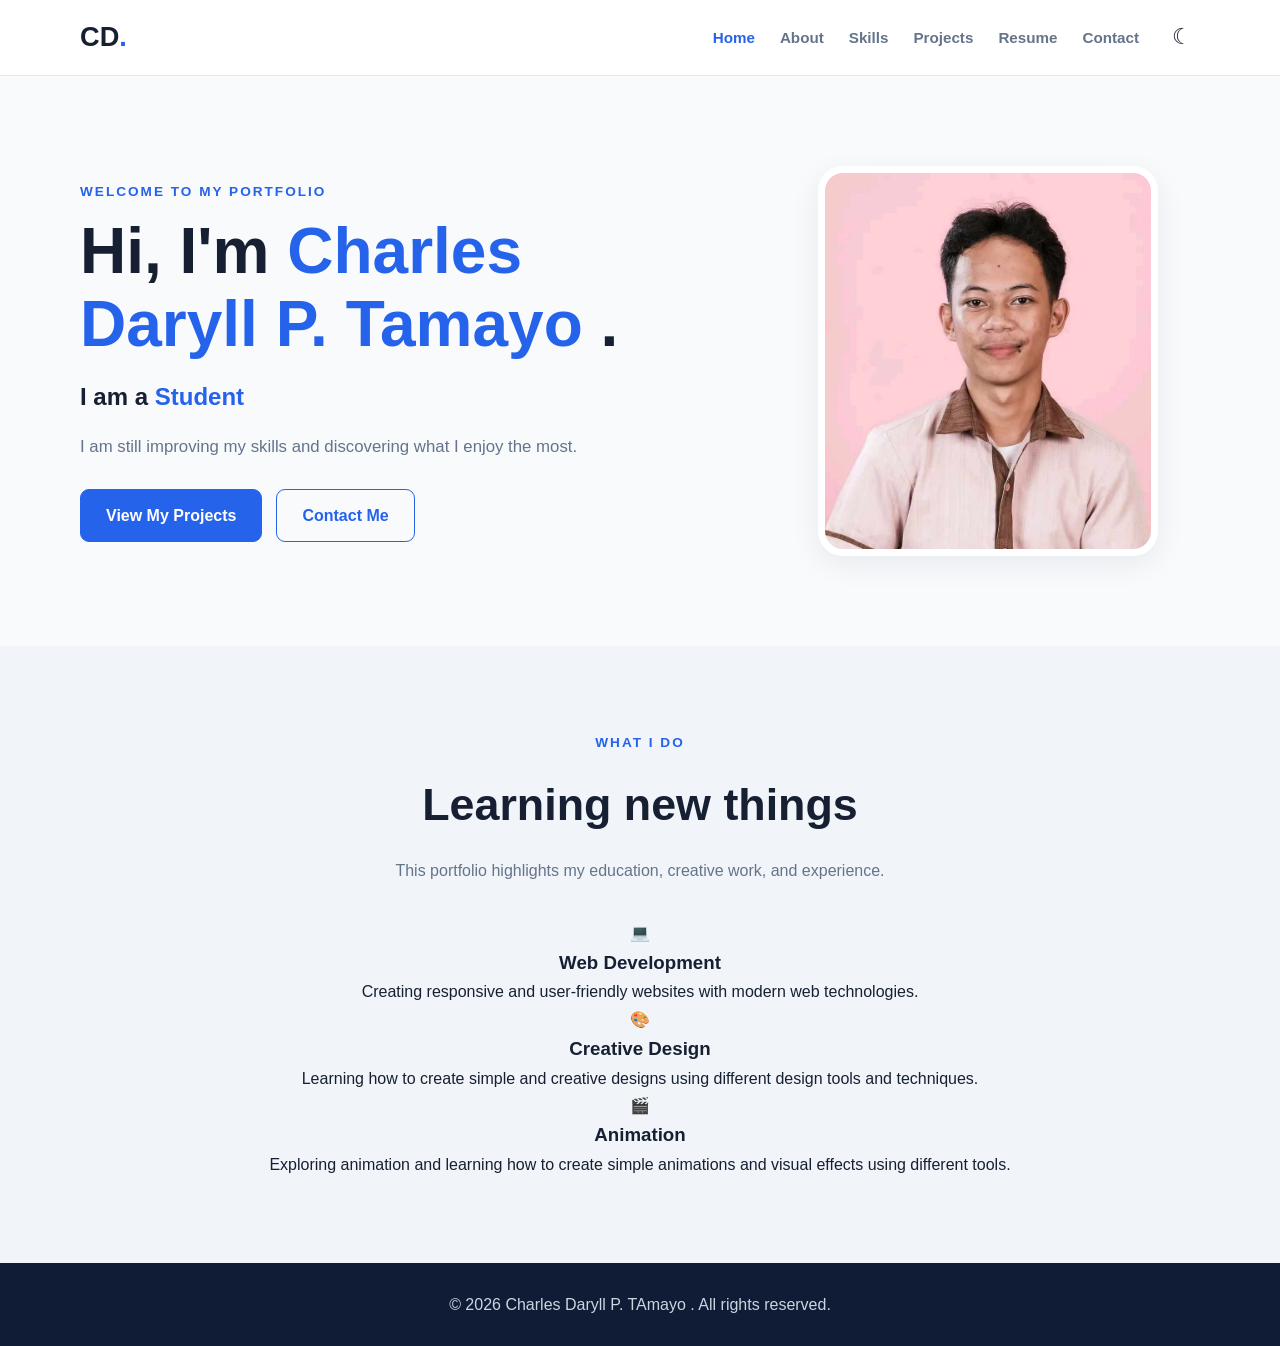
<file: index.html>
<!DOCTYPE html>
<html lang="en">
<head>
    <meta charset="UTF-8">
    <meta name="viewport" content="width=device-width, initial-scale=1.0">
    <meta name="description" content="Personal portfolio website">
    <title>Charles DAryll P. Tamayo | Portfolio</title>

    <link rel="stylesheet" href="css/style.css">
</head>

<body>

<header class="site-header">
    <nav class="navbar container">

        <a class="logo" href="index.html">
            CD<span>.</span>
        </a>

        <button class="menu-toggle" aria-label="Open navigation">
            ☰
        </button>

        <div class="nav-links">
            <a class="active" href="index.html">Home</a>
            <a href="about.html">About</a>
            <a href="skills.html">Skills</a>
            <a href="projects.html">Projects</a>
            <a href="resume.html">Resume</a>
            <a href="contact.html">Contact</a>

            <button class="theme-toggle" aria-label="Toggle dark mode">
                ☾
            </button>
        </div>

    </nav>
</header>

<main>

    <section class="hero container">

        <div class="hero-content">

            <p class="eyebrow">
                WELCOME TO MY PORTFOLIO
            </p>

            <h1>
                Hi, I'm <span>Charles Daryll P. Tamayo </span>.
            </h1>

            <h2>
                I am a <span>Student</span>
            </h2>

            <p class="hero-text">
                I am still improving my skills and discovering 
                what I enjoy the most.
            </p>

            <div class="hero-buttons">
                <a class="btn" href="projects.html">
                    View My Projects
                </a>

                <a class="btn btn-outline" href="contact.html">
                    Contact Me
                </a>
            </div>

        </div>

        <div class="hero-image">
            <img src="images/profile.png" alt="Profile photo">
        </div>

    </section>


    <section class="section soft-bg">

        <div class="container center">

            <p class="eyebrow">
                WHAT I DO
            </p>

            <h2 class="section-title">
                Learning new things
            </h2>

            <p class="section-intro">
                This portfolio highlights my education,
                creative work, and experience.
            </p>


            <div class="feature-grid">

                <article class="feature-card">

                    <div class="icon">
                        💻
                    </div>

                    <h3>
                        Web Development
                    </h3>

                    <p>
                        Creating responsive and user-friendly
                        websites with modern web technologies.
                    </p>

                </article>


                <article class="feature-card">

                    <div class="icon">
                        🎨
                    </div>

                    <h3>
                        Creative Design
                    </h3>

                    <p>
                        Learning how to create simple and creative 
                        designs using different design tools and techniques.
                    </p>

                </article>


                <article class="feature-card">

                    <div class="icon">
                        🎬
                    </div>

                    <h3>
                        Animation
                    </h3>

                    <p>
                        Exploring animation and learning how to create 
                        simple animations and visual effects using 
                        different tools.
                    </p>

                </article>

            </div>

        </div>

    </section>

</main>


<footer class="footer">
    <div class="container">
        <p>
            © 2026 Charles Daryll P. TAmayo . All rights reserved.
        </p>
    </div>
</footer>


<button class="scroll-top" aria-label="Scroll to top">
    ↑
</button>


<script src="js/script.js"></script>

</body>
</html>
</file>
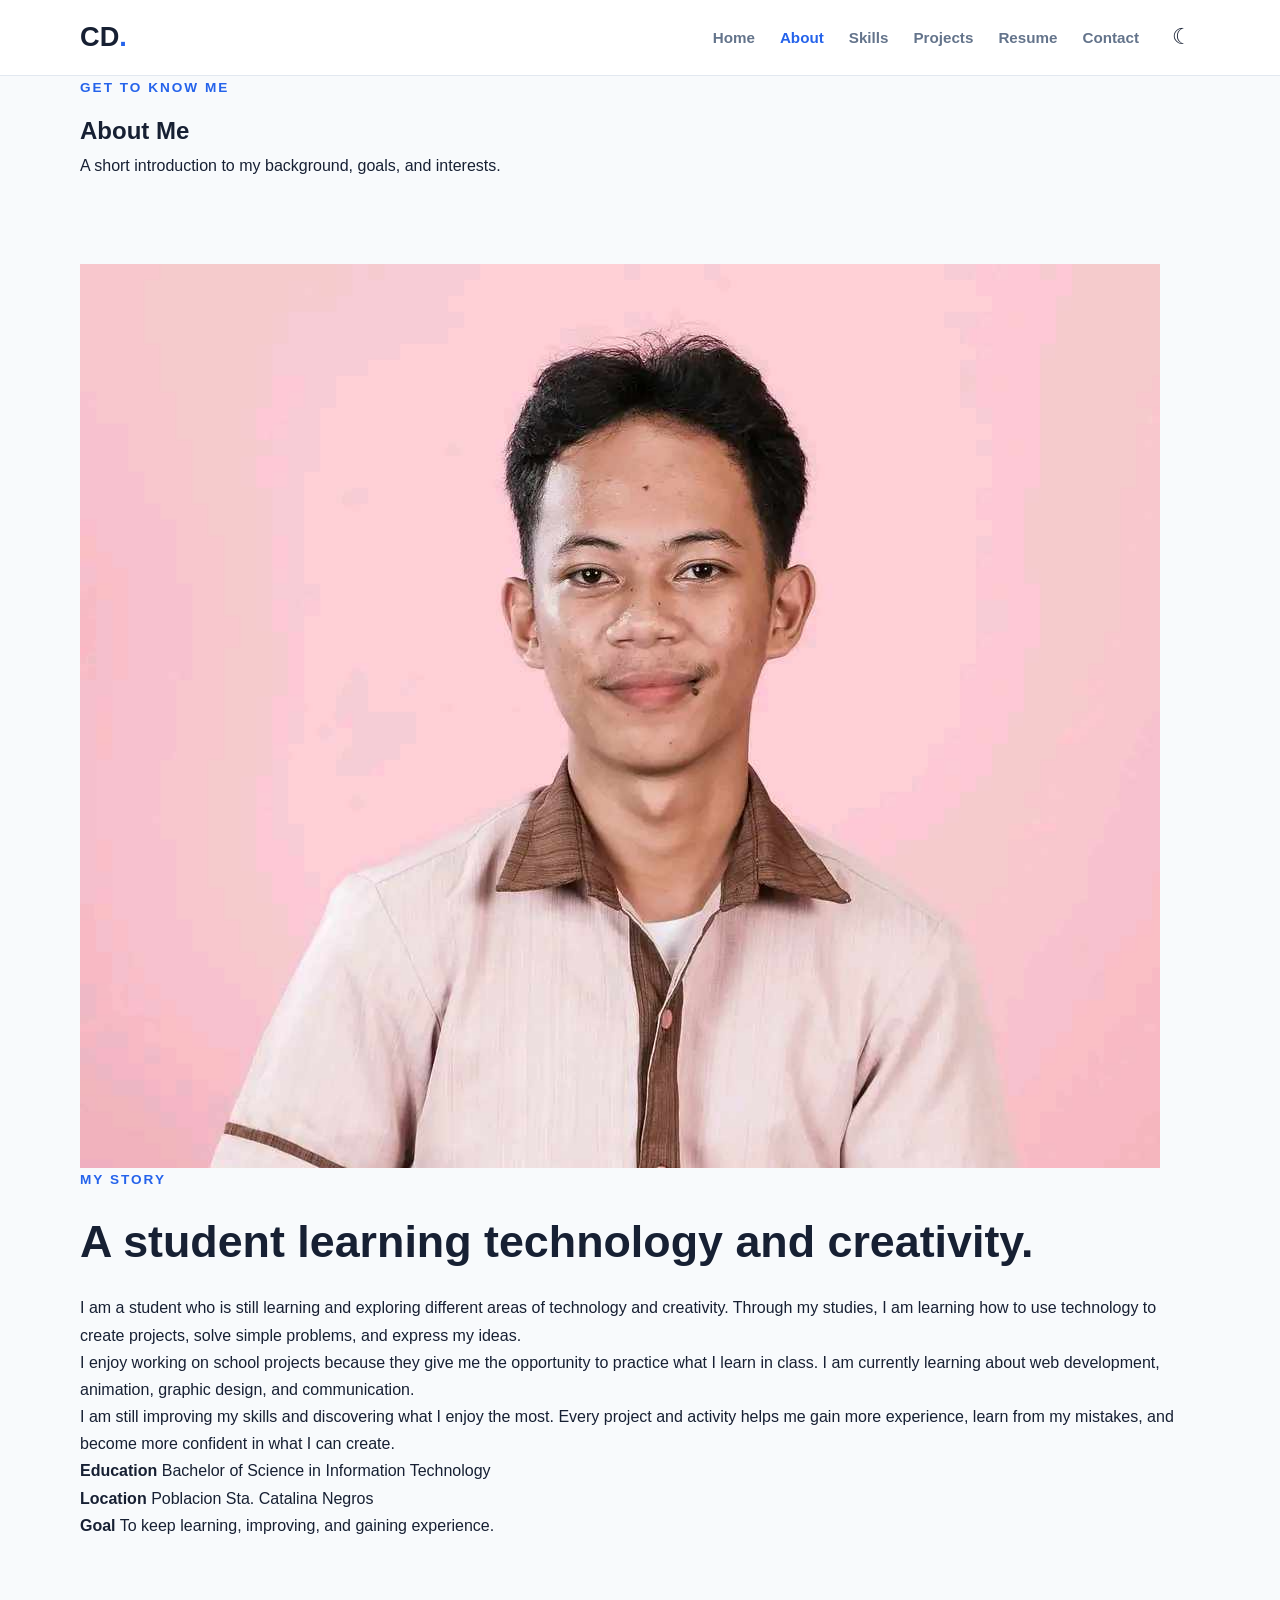
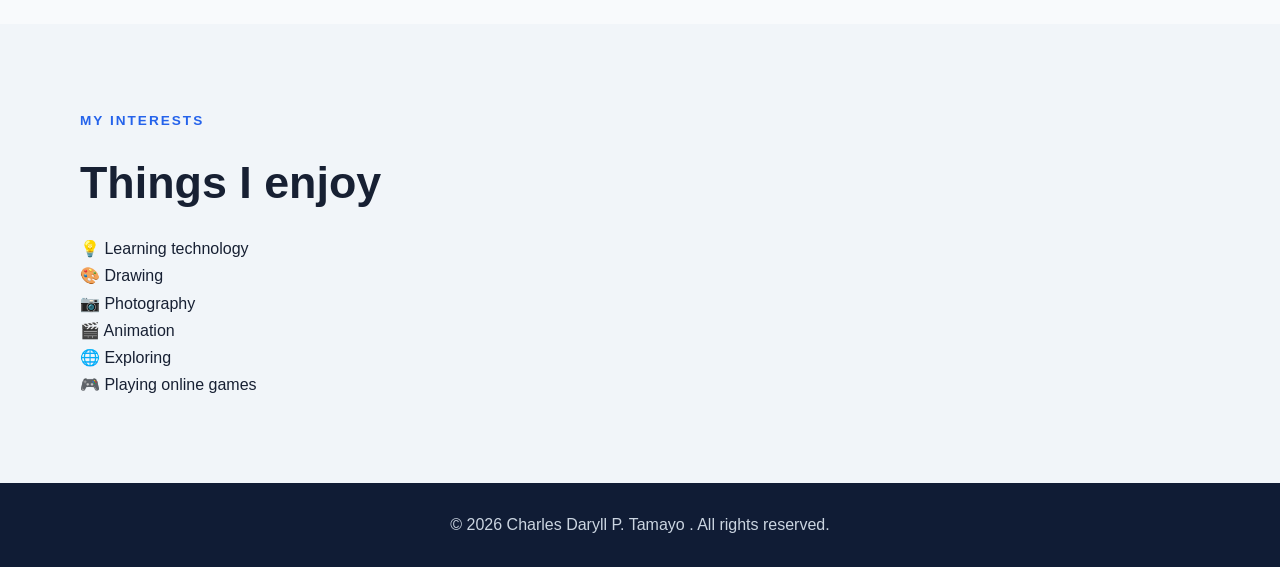
<file: about.html>
<!DOCTYPE html>
<html lang="en">

<head>

    <meta charset="UTF-8">

    <meta name="viewport"
          content="width=device-width, initial-scale=1.0">

    <meta name="description"
          content="About Alex Morgan">

    <title>About | Charles Daryll P. Tamayo </title>

    <link rel="stylesheet" href="css/style.css">

</head>


<body>

<header class="site-header">

    <nav class="navbar container">

        <a class="logo" href="index.html">
            CD<span>.</span>
        </a>

        <button class="menu-toggle">
            ☰
        </button>

        <div class="nav-links">

            <a href="index.html">
                Home
            </a>

            <a class="active" href="about.html">
                About
            </a>

            <a href="skills.html">
                Skills
            </a>

            <a href="projects.html">
                Projects
            </a>

            <a href="resume.html">
                Resume
            </a>

            <a href="contact.html">
                Contact
            </a>

            <button class="theme-toggle">
                ☾
            </button>

        </div>

    </nav>

</header>


<main>

<section class="page-hero">

    <div class="container">

        <p class="eyebrow">
            GET TO KNOW ME
        </p>

        <h1>
            About Me
        </h1>

        <p>
            A short introduction to my background,
            goals, and interests.
        </p>

    </div>

</section>


<section class="section container two-column">

    <div>

        <img
            class="about-image"
            src="images/about.png"
            alt="About me"
        >

    </div>


    <div>

        <p class="eyebrow">
            MY STORY
        </p>

        <h2 class="section-title">
            A student learning technology and creativity.
        </h2>

        <p>
            I am a student who is still learning and exploring different 
            areas of technology and creativity. Through my studies, 
            I am learning how to use technology to create projects, 
            solve simple problems, and express my ideas.
        </p>

        <p>
            I enjoy working on school projects because they give me the 
            opportunity to practice what I learn in class. I am currently 
            learning about web development, animation, graphic design, 
            and communication.
        </p>

        <p>
            I am still improving my skills and discovering what I enjoy 
            the most. Every project and activity helps me gain more 
            experience, learn from my mistakes, and become more 
            confident in what I can create.
        </p>


        <div class="info-list">

            <div>
                <strong>Education</strong>
                <span>
                    Bachelor of Science in Information Technology
                </span>
            </div>

            <div>
                <strong>Location</strong>
                <span>
                    Poblacion Sta. Catalina Negros
                </span>
            </div>

            <div>
                <strong>Goal</strong>
                <span>
                    To keep learning, improving, and gaining experience.
                </span>
            </div>

        </div>

    </div>

</section>


<section class="section soft-bg">

    <div class="container">

        <p class="eyebrow">
            MY INTERESTS
        </p>

        <h2 class="section-title">
            Things I enjoy
        </h2>


        <div class="interest-grid">

            <div class="interest-card">
                💡 Learning technology
            </div>

            <div class="interest-card">
                🎨 Drawing
            </div>

            <div class="interest-card">
                📷 Photography
            </div>

            <div class="interest-card">
                🎬 Animation
            </div>

            <div class="interest-card">
                🌐 Exploring
            </div>

            <div class="interest-card">
                🎮 Playing online games
            </div>

        </div>

    </div>

</section>

</main>


<footer class="footer">

    <div class="container">

        <p>
            © 2026 Charles Daryll P. Tamayo . All rights reserved.
        </p>

    </div>

</footer>


<button class="scroll-top">
    ↑
</button>


<script src="js/script.js"></script>

</body>
</html>
</file>
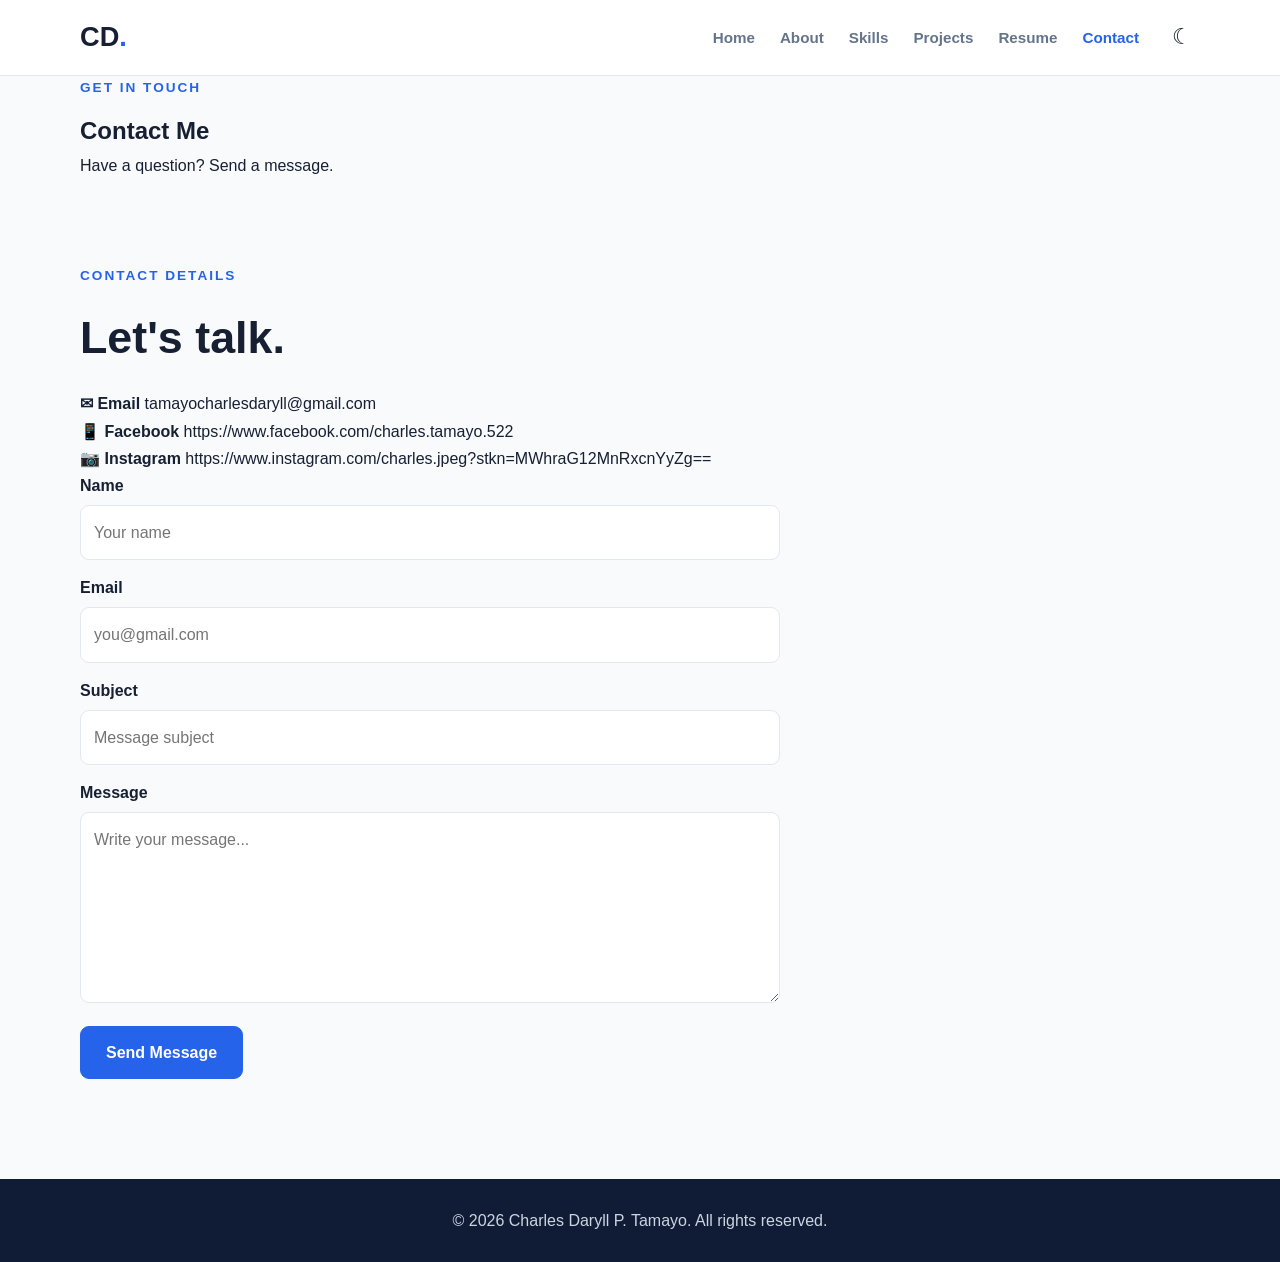
<file: contact.html>
<!DOCTYPE html>
<html lang="en">

<head>

    <meta charset="UTF-8">

    <meta name="viewport"
          content="width=device-width, initial-scale=1.0">

    <title>Contact | Charles Daryll P. Tamayo</title>

    <link rel="stylesheet" href="css/style.css">

</head>


<body>

<header class="site-header">

<nav class="navbar container">

    <a class="logo" href="index.html">
        CD<span>.</span>
    </a>

    <button class="menu-toggle">
        ☰
    </button>

    <div class="nav-links">

        <a href="index.html">Home</a>

        <a href="about.html">About</a>

        <a href="skills.html">Skills</a>

        <a href="projects.html">Projects</a>

        <a href="resume.html">Resume</a>

        <a class="active" href="contact.html">
            Contact
        </a>

        <button class="theme-toggle">
            ☾
        </button>

    </div>

</nav>

</header>


<main>

<section class="page-hero">

    <div class="container">

        <p class="eyebrow">
            GET IN TOUCH
        </p>

        <h1>
            Contact Me
        </h1>

        <p>
            Have a question?
            Send a message.
        </p>

    </div>

</section>


<section class="section container contact-layout">


<div class="contact-info">

    <p class="eyebrow">
        CONTACT DETAILS
    </p>

    <h2 class="section-title">
        Let's talk.
    </h2>

    <div class="contact-item">

        <strong>
            ✉ Email
        </strong>

        <a href="mailto:tamayocharlesdaryll@gmail.com">
            tamayocharlesdaryll@gmail.com
        </a>

    </div>


    <div class="contact-item">


    </div>


    <div class="contact-item">

        <strong>
            📱 Facebook
        </strong>

        <a href="#">
            https://www.facebook.com/charles.tamayo.522
        </a>

    </div>


    <div class="contact-item">

        <strong>
            📷 Instagram
        </strong>

        <a href="#">
            https://www.instagram.com/charles.jpeg?stkn=MWhraG12MnRxcnYyZg==
        </a>

    </div>

</div>


<form class="contact-form"
      id="contact-form"
      novalidate>


    <label for="name">
        Name
    </label>

    <input
        id="name"
        type="text"
        placeholder="Your name"
    >

    <small class="error"
           id="name-error">
    </small>


    <label for="email">
        Email
    </label>

    <input
        id="email"
        type="email"
        placeholder="you@gmail.com"
    >

    <small class="error"
           id="email-error">
    </small>


    <label for="subject">
        Subject
    </label>

    <input
        id="subject"
        type="text"
        placeholder="Message subject"
    >

    <small class="error"
           id="subject-error">
    </small>


    <label for="message">
        Message
    </label>

    <textarea
        id="message"
        rows="6"
        placeholder="Write your message..."
    ></textarea>

    <small class="error"
           id="message-error">
    </small>


    <button class="btn"
            type="submit">

        Send Message

    </button>


    <p class="form-success"
       id="form-success">
    </p>

</form>


</section>

</main>


<footer class="footer">

    <div class="container">

        <p>
            © 2026 Charles Daryll P. Tamayo. All rights reserved.
        </p>

    </div>

</footer>


<button class="scroll-top">
    ↑
</button>


<script src="js/script.js"></script>

</body>
</html>
</file>
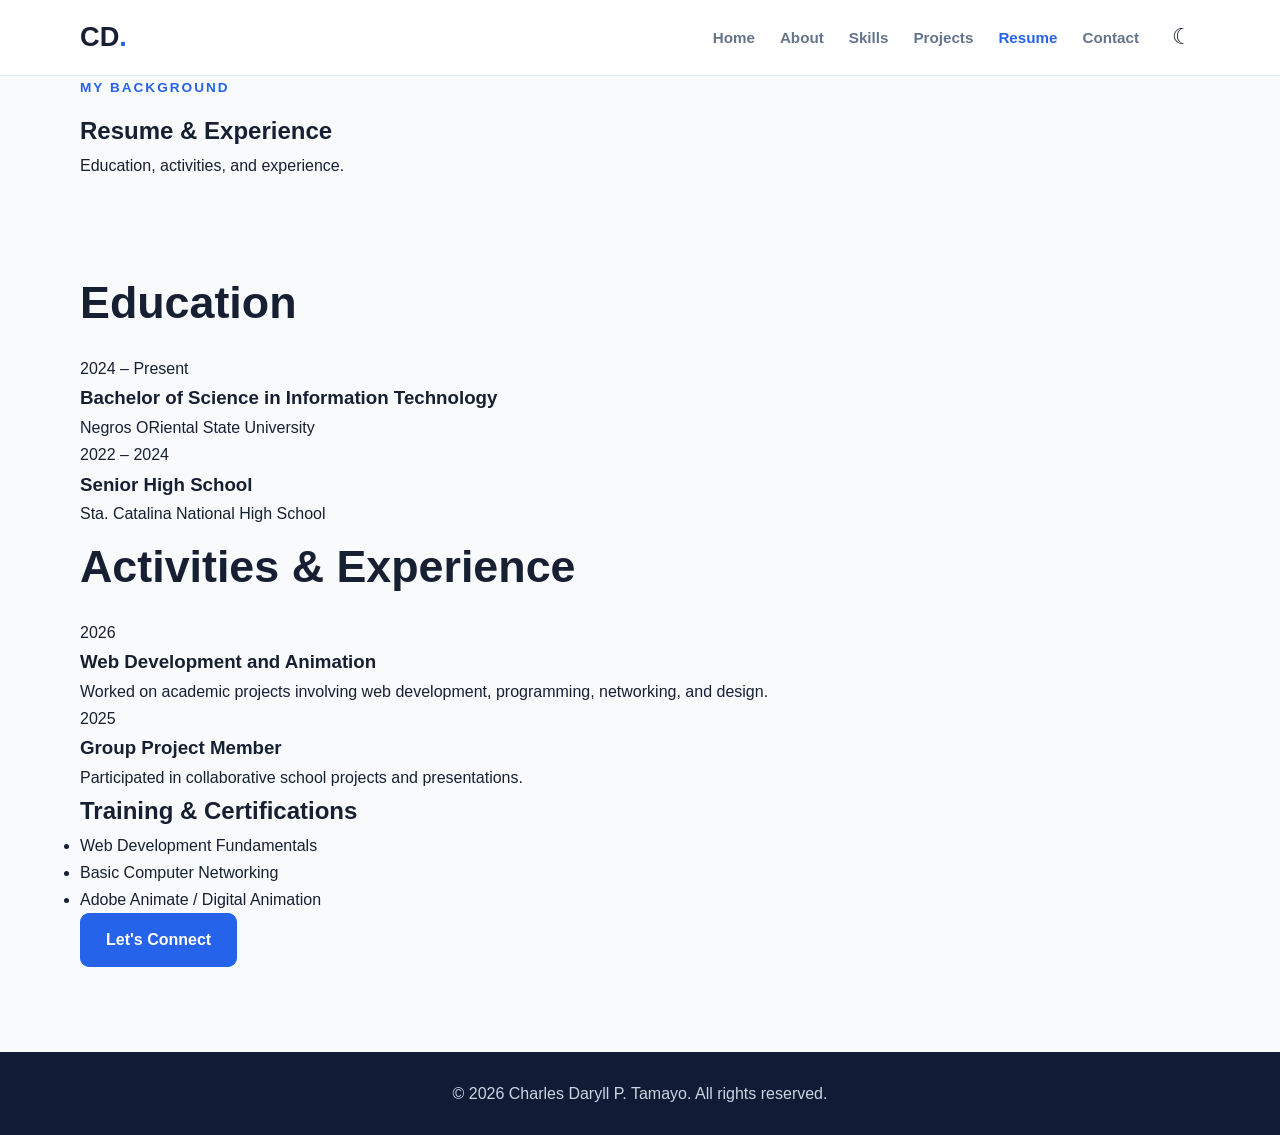
<file: resume.html>
<!DOCTYPE html>
<html lang="en">

<head>

    <meta charset="UTF-8">

    <meta name="viewport"
          content="width=device-width, initial-scale=1.0">

    <title>Resume | Charles Daryll P. Tamayo</title>

    <link rel="stylesheet" href="css/style.css">

</head>


<body>

<header class="site-header">

<nav class="navbar container">

    <a class="logo" href="index.html">
        CD<span>.</span>
    </a>

    <button class="menu-toggle">
        ☰
    </button>

    <div class="nav-links">

        <a href="index.html">Home</a>

        <a href="about.html">About</a>

        <a href="skills.html">Skills</a>

        <a href="projects.html">Projects</a>

        <a class="active" href="resume.html">
            Resume
        </a>

        <a href="contact.html">Contact</a>

        <button class="theme-toggle">
            ☾
        </button>

    </div>

</nav>

</header>


<main>

<section class="page-hero">

    <div class="container">

        <p class="eyebrow">
            MY BACKGROUND
        </p>

        <h1>
            Resume & Experience
        </h1>

        <p>
            Education, activities, and experience.
        </p>

    </div>

</section>


<section class="section container resume-layout">


<div>

    <h2 class="section-title">
        Education
    </h2>


    <div class="timeline">

        <div class="timeline-item">

            <span>
                2024 – Present
            </span>

            <h3>
                Bachelor of Science in Information Technology
            </h3>

            <p>
                Negros ORiental State University
            </p>

        </div>


        <div class="timeline-item">

            <span>
                2022 – 2024
            </span>

            <h3>
                Senior High School
            </h3>

            <p>
                Sta. Catalina National High School
            </p>

        </div>

    </div>


    <h2 class="section-title top-space">
        Activities & Experience
    </h2>


    <div class="timeline">

        <div class="timeline-item">

            <span>
                2026
            </span>

            <h3>
                Web Development and Animation
            </h3>

            <p>
                Worked on academic projects involving
                web development, programming,
                networking, and design.
            </p>

        </div>


        <div class="timeline-item">

            <span>
                2025
            </span>

            <h3>
                Group Project Member
            </h3>

            <p>
                Participated in collaborative school
                projects and presentations.
            </p>

        </div>

    </div>

</div>


<aside class="resume-side">

    <h2>
        Training & Certifications
    </h2>


    <ul class="check-list">

        <li>
            Web Development Fundamentals
        </li>

        <li>
            Basic Computer Networking
        </li>

        <li>
            Adobe Animate / Digital Animation
        </li>

    </ul>


    <a class="btn"
       href="contact.html">

        Let's Connect

    </a>

</aside>


</section>

</main>


<footer class="footer">

    <div class="container">

        <p>
            © 2026 Charles Daryll P. Tamayo. All rights reserved.
        </p>

    </div>

</footer>


<button class="scroll-top">
    ↑
</button>


<script src="js/script.js"></script>

</body>
</html>
</file>
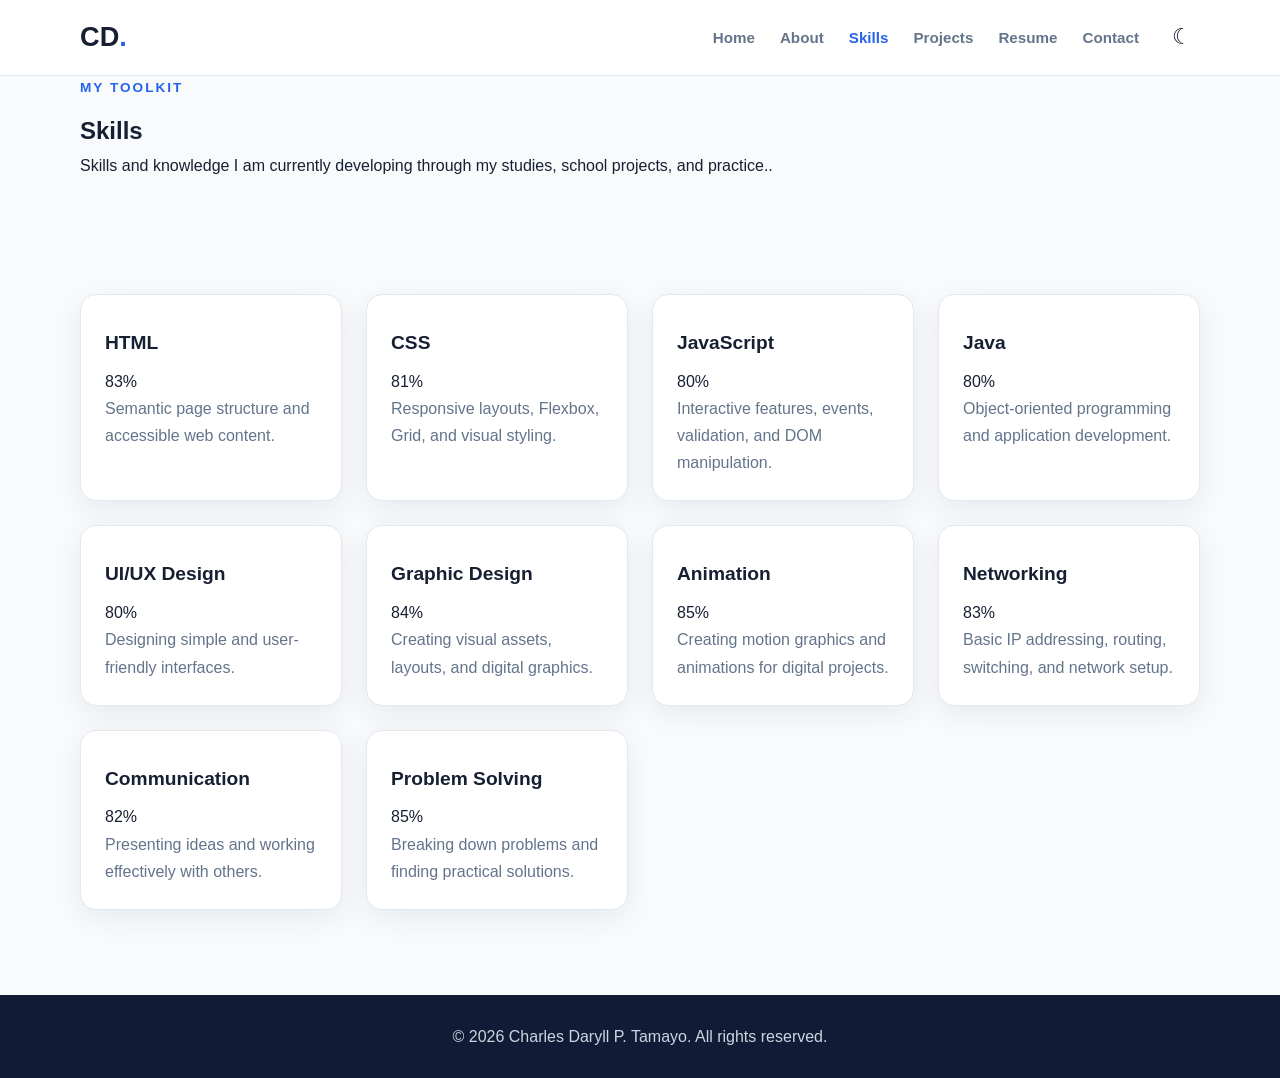
<file: skills.html>
<!DOCTYPE html>
<html lang="en">

<head>

    <meta charset="UTF-8">

    <meta name="viewport"
          content="width=device-width, initial-scale=1.0">

    <title>Skills | Charles Daryll P. Tamayo</title>

    <link rel="stylesheet" href="css/style.css">

</head>


<body>

<header class="site-header">

    <nav class="navbar container">

        <a class="logo" href="index.html">
            CD<span>.</span>
        </a>

        <button class="menu-toggle">
            ☰
        </button>

        <div class="nav-links">

            <a href="index.html">
                Home
            </a>

            <a href="about.html">
                About
            </a>

            <a class="active" href="skills.html">
                Skills
            </a>

            <a href="projects.html">
                Projects
            </a>

            <a href="resume.html">
                Resume
            </a>

            <a href="contact.html">
                Contact
            </a>

            <button class="theme-toggle">
                ☾
            </button>

        </div>

    </nav>

</header>


<main>

<section class="page-hero">

    <div class="container">

        <p class="eyebrow">
            MY TOOLKIT
        </p>

        <h1>
            Skills
        </h1>

        <p>
            Skills and knowledge I am currently 
            developing through my studies, school 
            projects, and practice..
        </p>

    </div>

</section>


<section class="section container">

<div class="skills-grid">


    <article class="skill-card">

        <div class="skill-head">
            <h3>HTML</h3>
            <span>83%</span>
        </div>

        <div class="progress">
            <span style="--progress:83%"></span>
        </div>

        <p>
            Semantic page structure and accessible web content.
        </p>

    </article>


    <article class="skill-card">

        <div class="skill-head">
            <h3>CSS</h3>
            <span>81%</span>
        </div>

        <div class="progress">
            <span style="--progress:81%"></span>
        </div>

        <p>
            Responsive layouts, Flexbox, Grid, and visual styling.
        </p>

    </article>


    <article class="skill-card">

        <div class="skill-head">
            <h3>JavaScript</h3>
            <span>80%</span>
        </div>

        <div class="progress">
            <span style="--progress:80%"></span>
        </div>

        <p>
            Interactive features, events, validation,
            and DOM manipulation.
        </p>

    </article>


    <article class="skill-card">

        <div class="skill-head">
            <h3>Java</h3>
            <span>80%</span>
        </div>

        <div class="progress">
            <span style="--progress:80%"></span>
        </div>

        <p>
            Object-oriented programming and application development.
        </p>

    </article>


    <article class="skill-card">

        <div class="skill-head">
            <h3>UI/UX Design</h3>
            <span>80%</span>
        </div>

        <div class="progress">
            <span style="--progress:80%"></span>
        </div>

        <p>
            Designing simple and user-friendly interfaces.
        </p>

    </article>


    <article class="skill-card">

        <div class="skill-head">
            <h3>Graphic Design</h3>
            <span>84%</span>
        </div>

        <div class="progress">
            <span style="--progress:84%"></span>
        </div>

        <p>
            Creating visual assets, layouts, and digital graphics.
        </p>

    </article>


    <article class="skill-card">

        <div class="skill-head">
            <h3>Animation</h3>
            <span>85%</span>
        </div>

        <div class="progress">
            <span style="--progress:85%"></span>
        </div>

        <p>
            Creating motion graphics and animations
            for digital projects.
        </p>

    </article>


    <article class="skill-card">

        <div class="skill-head">
            <h3>Networking</h3>
            <span>83%</span>
        </div>

        <div class="progress">
            <span style="--progress:83%"></span>
        </div>

        <p>
            Basic IP addressing, routing, switching,
            and network setup.
        </p>

    </article>


    <article class="skill-card">

        <div class="skill-head">
            <h3>Communication</h3>
            <span>82%</span>
        </div>

        <div class="progress">
            <span style="--progress:82%"></span>
        </div>

        <p>
            Presenting ideas and working effectively with others.
        </p>

    </article>


    <article class="skill-card">

        <div class="skill-head">
            <h3>Problem Solving</h3>
            <span>85%</span>
        </div>

        <div class="progress">
            <span style="--progress:85%"></span>
        </div>

        <p>
            Breaking down problems and finding practical solutions.
        </p>

    </article>


</div>

</section>

</main>


<footer class="footer">

    <div class="container">

        <p>
            © 2026 Charles Daryll P. Tamayo. All rights reserved.
        </p>

    </div>

</footer>


<button class="scroll-top">
    ↑
</button>


<script src="js/script.js"></script>

</body>
</html>
</file>
<file: css/style.css>
/* GENERAL */
:root {
    --primary: #2563eb;
    --primary-dark: #1d4ed8;
    --background: #f8fafc;
    --surface: #ffffff;
    --card: #ffffff;
    --text: #172033;
    --muted: #64748b;
    --border: #e2e8f0;
    --radius: 16px;
    --shadow: 0 8px 30px rgba(15, 23, 42, 0.07);
}

* {
    margin: 0;
    padding: 0;
    box-sizing: border-box;
}

html {
    scroll-behavior: smooth;
}

body {
    font-family: Arial, Helvetica, sans-serif;
    background: var(--background);
    color: var(--text);
    line-height: 1.7;
    transition: background .3s, color .3s;
}

a {
    text-decoration: none;
    color: inherit;
}

button, input, textarea, select {
    font: inherit;
}

img {
    max-width: 100%;
    display: block;
}

.container {
    width: min(1120px, 90%);
    margin: auto;
}

.section {
    padding: 85px 0;
}

.soft-bg {
    background: #f1f5f9;
}

.center {
    text-align: center;
}

.eyebrow {
    color: var(--primary);
    font-size: .85rem;
    font-weight: 800;
    letter-spacing: 2px;
    margin-bottom: 12px;
}

.section-title {
    font-size: clamp(2rem, 4vw, 2.8rem);
    margin-bottom: 15px;
}

.section-intro {
    max-width: 700px;
    margin: 0 auto 35px;
    color: var(--muted);
}

/* NAVIGATION */
.site-header {
    background: var(--surface);
    position: sticky;
    top: 0;
    z-index: 100;
    border-bottom: 1px solid var(--border);
}

.navbar {
    min-height: 75px;
    display: flex;
    align-items: center;
    justify-content: space-between;
}

.logo {
    font-size: 1.7rem;
    font-weight: 900;
    color: var(--text);
}

.logo span {
    color: var(--primary);
}

.nav-links {
    display: flex;
    align-items: center;
    gap: 25px;
}

.nav-links a {
    color: var(--muted);
    font-weight: 600;
    font-size: .95rem;
    transition: color .2s;
}

.nav-links a:hover,
.nav-links a.active {
    color: var(--primary);
}

.menu-toggle,
.theme-toggle {
    border: none;
    background: transparent;
    color: var(--text);
    cursor: pointer;
    font-size: 1.35rem;
    padding: 8px;
}

.menu-toggle {
    display: none;
}

/* BUTTONS */
.btn {
    display: inline-block;
    padding: 12px 25px;
    border: 1px solid var(--primary);
    border-radius: 9px;
    background: var(--primary);
    color: white;
    font-weight: 700;
    cursor: pointer;
    transition: .2s;
}

.btn:hover {
    background: var(--primary-dark);
    transform: translateY(-2px);
}

.btn-outline {
    background: transparent;
    color: var(--primary);
}

.btn-outline:hover {
    color: white;
}

/* HOMEPAGE HERO */
.hero {
    min-height: 570px;
    display: grid;
    grid-template-columns: 1.2fr .8fr;
    align-items: center;
    gap: 60px;
    padding-top: 65px;
    padding-bottom: 65px;
}

.hero-content h1 {
    font-size: clamp(2.5rem, 5vw, 4.2rem);
    line-height: 1.15;
    margin-bottom: 15px;
}

.hero-content h1 span {
    color: var(--primary);
}

.hero-content h2 {
    font-size: 1.5rem;
    margin-bottom: 15px;
}

.hero-content h2 span {
    color: var(--primary);
}

.hero-text {
    color: var(--muted);
    font-size: 1.05rem;
    max-width: 540px;
    margin-bottom: 28px;
}

.hero-buttons {
    display: flex;
    gap: 14px;
    flex-wrap: wrap;
}

.hero-image {
    display: flex;
    justify-content: center;
}

.hero-image img {
    width: 340px;
    height: 390px;
    object-fit: cover;
    border-radius: 25px;
    border: 7px solid var(--surface);
    box-shadow: var(--shadow);
    background: #e2e8f0;
}

/* CARDS */
.projects-grid,
.skills-grid,
.education-grid,
.experience-grid {
    display: grid;
    grid-template-columns: repeat(auto-fit, minmax(250px, 1fr));
    gap: 24px;
    margin-top: 30px;
}

.project-card,
.skill-card,
.education-card,
.experience-card,
.achievement-card {
    background: var(--card);
    border: 1px solid var(--border);
    border-radius: var(--radius);
    overflow: hidden;
    text-align: left;
    box-shadow: var(--shadow);
    transition: transform .2s;
}

.project-card:hover,
.skill-card:hover {
    transform: translateY(-5px);
}

.project-card img {
    width: 100%;
    height: 210px;
    object-fit: cover;
}

.project-body,
.skill-card,
.education-card,
.experience-card,
.achievement-card {
    padding: 24px;
}

.project-body h3,
.skill-card h3 {
    margin: 8px 0;
    font-size: 1.2rem;
}

.project-body p,
.skill-card p,
.education-card p,
.experience-card p,
.achievement-card p {
    color: var(--muted);
}

.project-tag {
    color: var(--primary);
    font-size: .8rem;
    font-weight: 800;
    text-transform: uppercase;
}

/* FILTER BUTTONS */
.filter-btn {
    padding: 9px 18px;
    margin: 5px;
    border: 1px solid var(--border);
    border-radius: 30px;
    background: var(--surface);
    color: var(--text);
    cursor: pointer;
}

.filter-btn.active,
.filter-btn:hover {
    background: var(--primary);
    color: white;
}

/* SKILLS */
.skill-card {
    text-align: left;
}

.skill-card progress {
    width: 100%;
    accent-color: var(--primary);
}

/* FORMS */
form {
    max-width: 700px;
}

input,
textarea,
select {
    width: 100%;
    padding: 13px;
    border: 1px solid var(--border);
    border-radius: 9px;
    background: var(--surface);
    color: var(--text);
    margin-bottom: 14px;
}

textarea {
    min-height: 140px;
    resize: vertical;
}

label {
    display: block;
    font-weight: 700;
    margin-bottom: 6px;
}

.error {
    color: #dc2626;
}

.form-success {
    color: #15803d;
    margin-top: 15px;
}

/* FOOTER */
.footer {
    background: #101c35;
    color: #cbd5e1;
    padding: 28px 0;
    text-align: center;
}

/* SCROLL BUTTON */
.scroll-top {
    position: fixed;
    bottom: 25px;
    right: 25px;
    width: 45px;
    height: 45px;
    border: none;
    border-radius: 50%;
    background: var(--primary);
    color: white;
    font-size: 1.3rem;
    cursor: pointer;
    opacity: 0;
    visibility: hidden;
    transition: .3s;
}

.scroll-top.show {
    opacity: 1;
    visibility: visible;
}

/* MODAL */
.modal {
    display: none;
    position: fixed;
    inset: 0;
    z-index: 200;
    background: rgba(0, 0, 0, .8);
    align-items: center;
    justify-content: center;
    padding: 20px;
}

.modal.show {
    display: flex;
}

.modal-content {
    background: var(--surface);
    padding: 25px;
    border-radius: var(--radius);
    max-width: 750px;
    width: 100%;
}

.modal-content img {
    max-height: 65vh;
    margin: auto;
    object-fit: contain;
}

.modal-close {
    cursor: pointer;
    float: right;
    font-size: 1.5rem;
}

/* DARK MODE */
body.dark {
    --background: #0f172a;
    --surface: #172033;
    --card: #1e293b;
    --text: #f1f5f9;
    --muted: #a5b4c8;
    --border: #334155;
    --shadow: 0 8px 30px rgba(0, 0, 0, .2);
}

body.dark .soft-bg {
    background: #111c30;
}

body.dark .hero-image img {
    border-color: var(--card);
}

/* RESPONSIVE */
@media (max-width: 800px) {
    .hero {
        grid-template-columns: 1fr;
        text-align: center;
        gap: 35px;
        padding-top: 55px;
    }

    .hero-text {
        margin-left: auto;
        margin-right: auto;
    }

    .hero-buttons {
        justify-content: center;
    }

    .hero-image img {
        width: 270px;
        height: 300px;
    }

    .menu-toggle {
        display: block;
    }

    .nav-links {
        display: none;
        position: absolute;
        top: 75px;
        left: 0;
        width: 100%;
        padding: 25px 5%;
        background: var(--surface);
        border-bottom: 1px solid var(--border);
        flex-direction: column;
        align-items: flex-start;
        gap: 18px;
    }

    .nav-links.open {
        display: flex;
    }

    .section {
        padding: 60px 0;
    }
}

@media (max-width: 480px) {
    .container {
        width: 92%;
    }

    .hero-content h1 {
        font-size: 2.4rem;
    }

    .hero-buttons .btn {
        width: 100%;
        text-align: center;
    }
}

/* ACCESSIBILITY */
:where(a, button, input, textarea, select):focus-visible {
    outline: 3px solid var(--primary);
    outline-offset: 3px;
}

button:disabled,
input:disabled,
textarea:disabled,
select:disabled {
    cursor: not-allowed;
    opacity: .65;
}

.project-card[hidden] {
    display: none;
}

@media (prefers-reduced-motion: reduce) {
    *,
    *::before,
    *::after {
        scroll-behavior: auto !important;
        transition-duration: .01ms !important;
        animation-duration: .01ms !important;
    }
}
</file>
